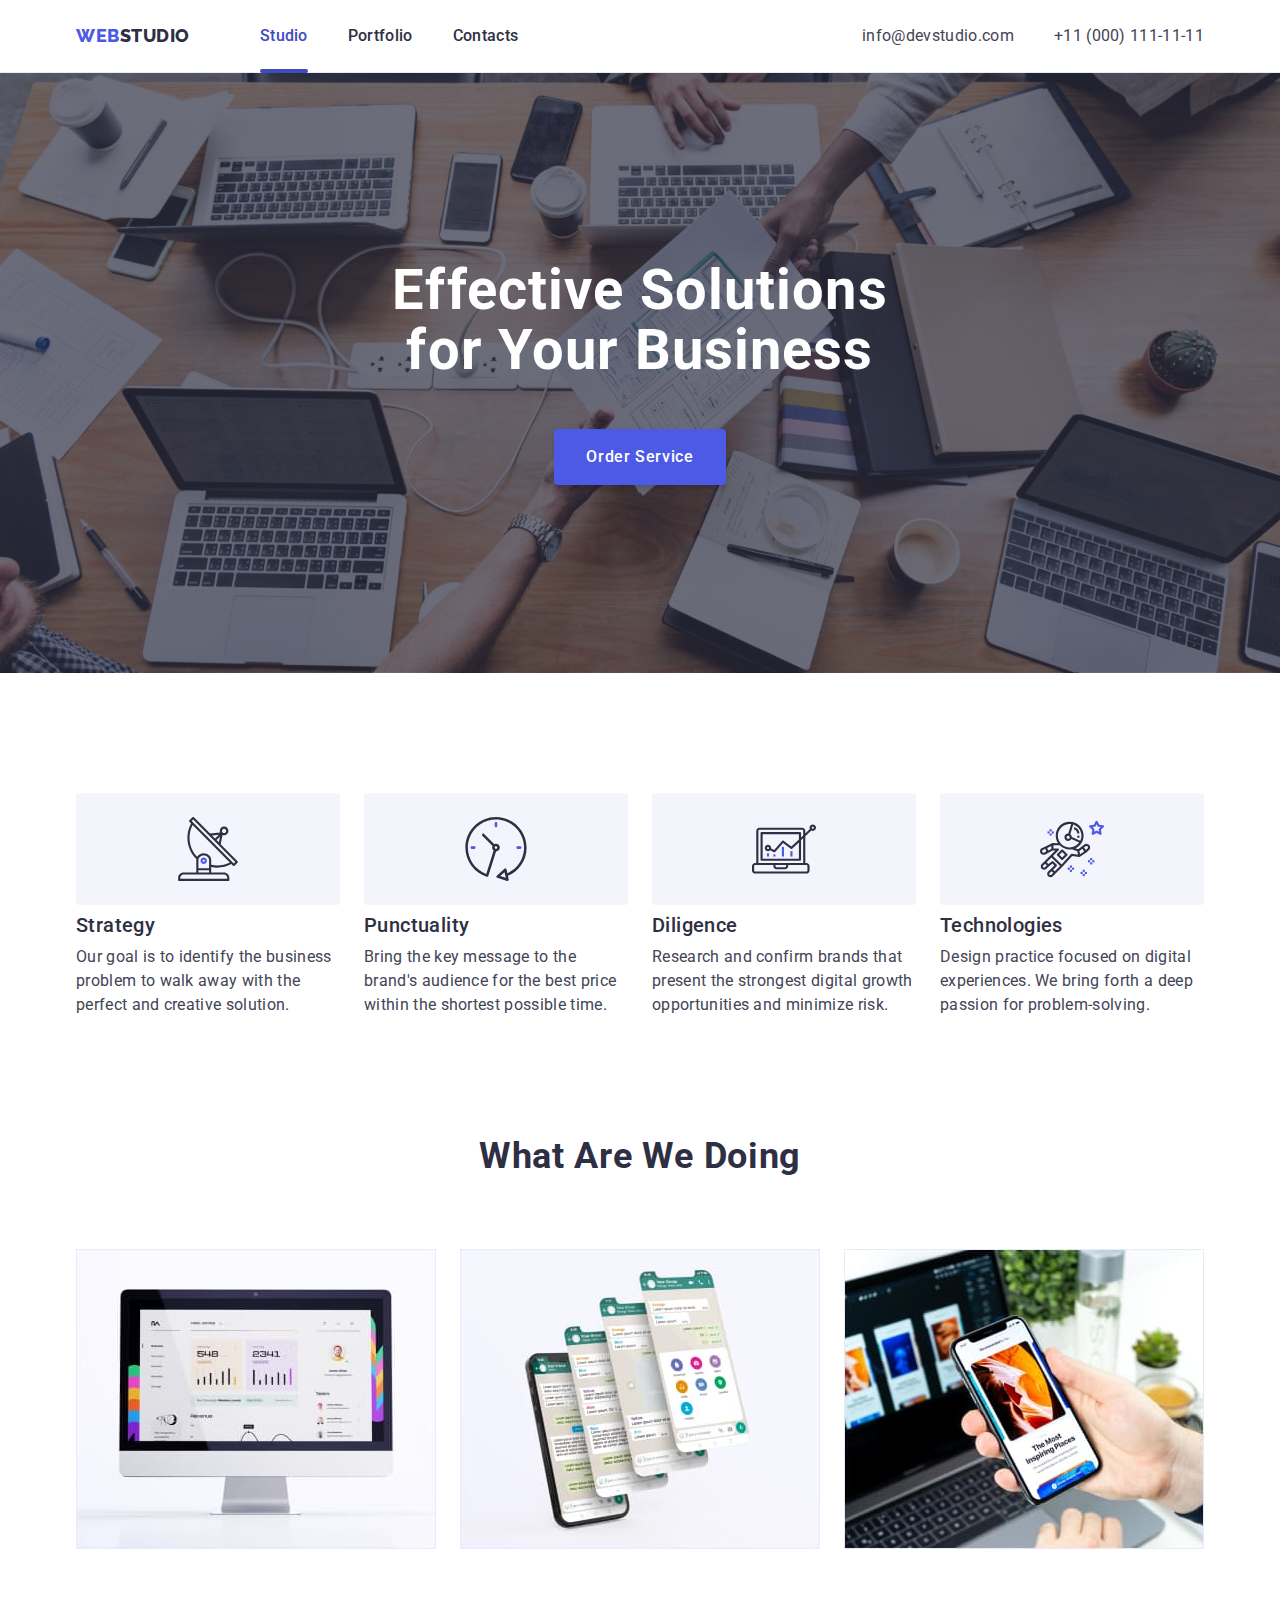
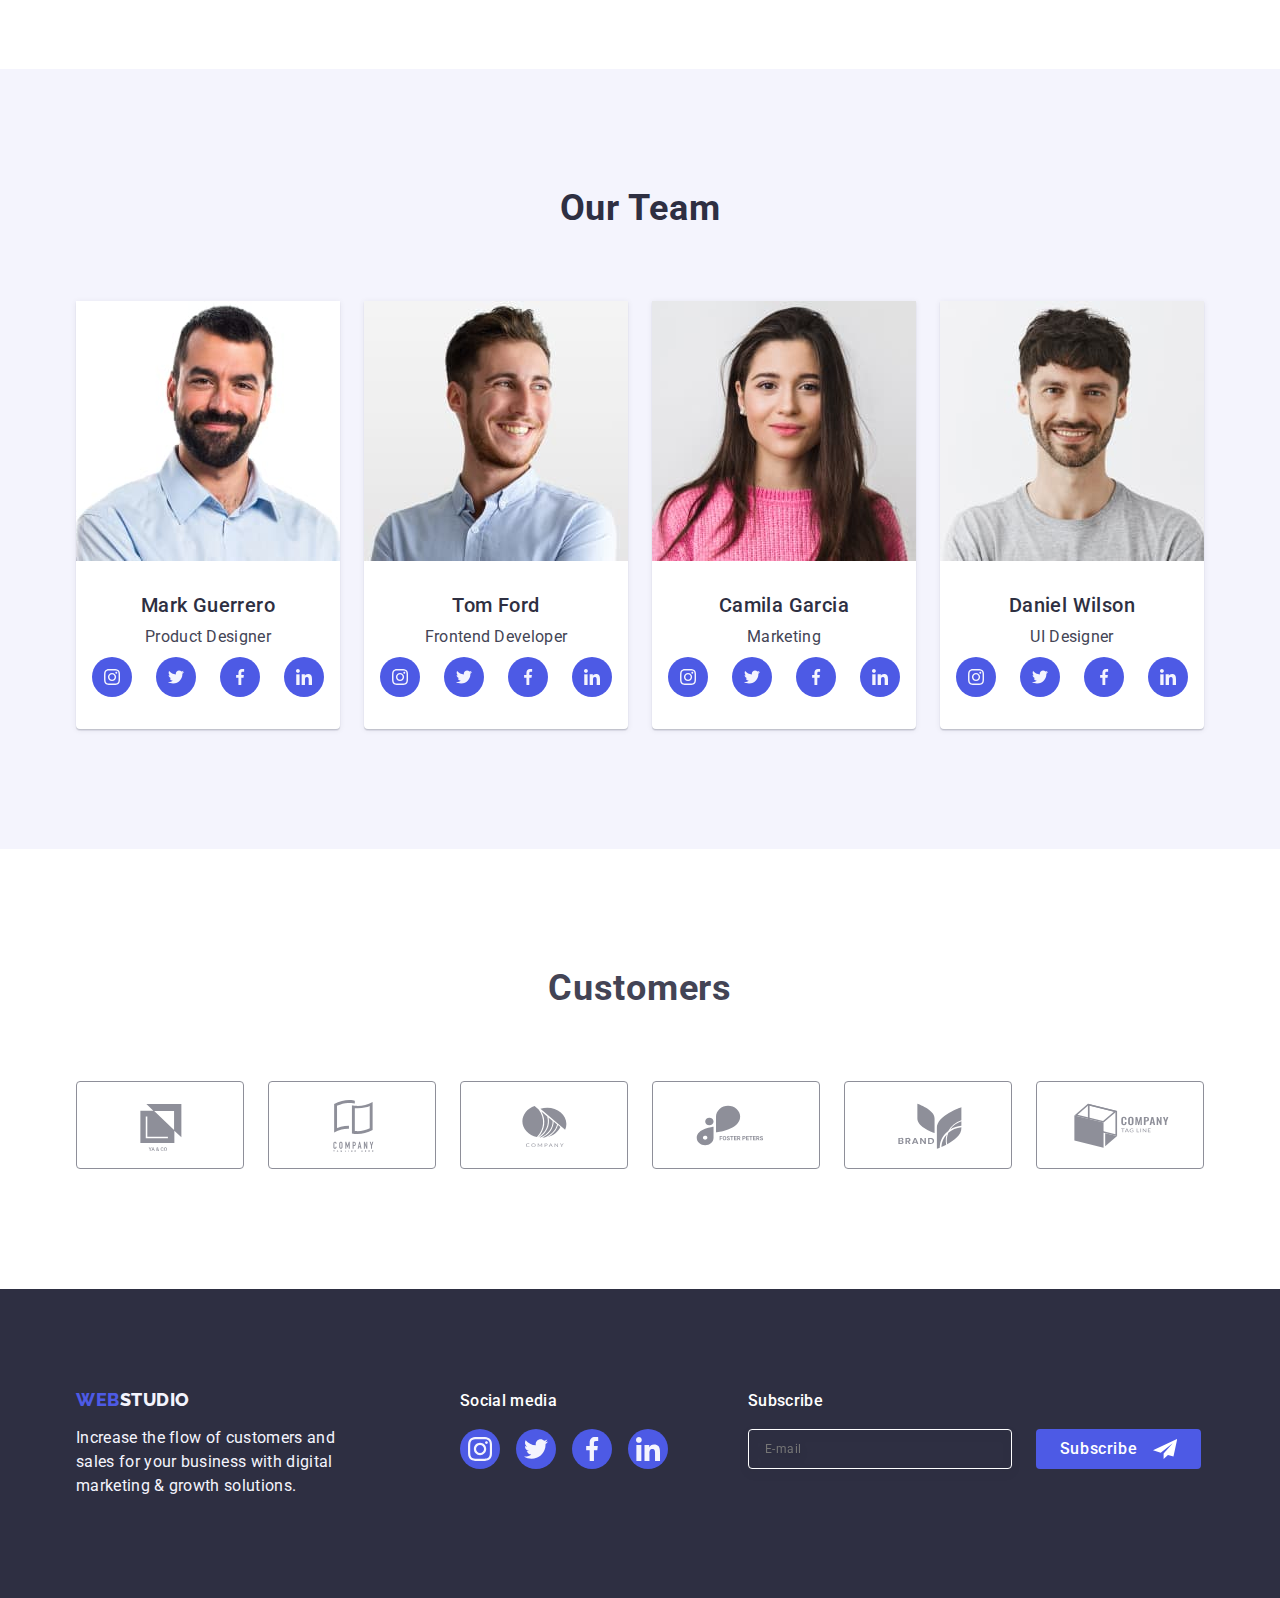
<file: index.html>
<!DOCTYPE html>
<html lang="en">

<head>
    <meta charset="UTF-8" />
    <meta http-equiv="X-UA-Compatible" content="IE=edge" />
    <meta name="viewport" content="width=device-width, initial-scale=1.0" />
    <title>Document</title>
    <link rel="preconnect" href="https://fonts.googleapis.com" />
    <link rel="preconnect" href="https://fonts.gstatic.com" crossorigin />
    <link
        href="https://fonts.googleapis.com/css2?family=Raleway:wght@800&family=Roboto:wght@400;500;700;900&display=swap"
        rel="stylesheet" />
    <link rel="stylesheet"
        href="https://cdnjs.cloudflare.com/ajax/libs/modern-normalize/1.1.0/modern-normalize.min.css" />
    <link rel="stylesheet" href="./css/style.css" />
</head>


<body>
    <header class="page-header">
        <div class="container page-header-container">
            <nav class="navigation-header">
                <a class="logo link" href="./index.html">Web<span class="logo-second-part-dark">Studio</span></a>
                <ul class="navigation list">
                    <li>
                        <a class="navigation-btn link navigation-btn-active" href="./index.html">Studio</a>
                    </li>
                    <li>
                        <a class="navigation-btn link" href="./portfolio.html">Portfolio</a>
                    </li>
                    <li><a class="navigation-btn link" href="">Contacts</a></li>
                </ul>
            </nav>
            <button class="mobile-menu-open-btn js-open-menu" type="button" aria-expanded="false">
                <svg class="open-menu" width="32px" height="22">
                    <use href="./images/icons.svg#icon-menu-open"></use>
                </svg>
            </button>
            <address class="contact-information">
                <ul class="contact list">
                    <li class="contact-email">
                        <a class="email-tel link" href="mailto:info@devstudio.com">
                            info@devstudio.com
                        </a>
                    </li>
                    <li class="contact-tel">
                        <a class="email-tel link" href="tel:+110001111111">
                            +11 (000) 111-11-11
                        </a>
                    </li>
                </ul>
            </address>

        </div>
        <div class="mobile-menu js-menu-container">
            <button type="button" class="modal-close-btn js-close-menu">
                <svg class="modal-close-icon" width="8" height="8">
                    <use href="./images/icons.svg#icon-close-black"></use>
                </svg>
            </button>
            <ul class="navigation-mobile-list list">
                <li class="navigation-mobile-list-item">
                    <a class="navigation-btn-mobile link" href="./index.html">Studio</a>
                </li>
                <li class="navigation-mobile-list-item">
                    <a class="navigation-btn-mobile link" href="./portfolio.html">Portfolio</a>
                </li>
                <li class="navigation-mobile-list-item">
                    <a class="navigation-btn-mobile link" href="">Contacts</a>
                </li>
            </ul>
            <div>
                <ul class="contact-mobile list">
                    <li class="tel-item-mobile">
                        <a class="tel-mobile link" href="tel:+110001111111">
                            +11 (000) 111-11-11
                        </a>
                    </li>
                    <li class="email-item-mobile">
                        <a class="email-mobile link" href="mailto:info@devstudio.com">
                            info@devstudio.com
                        </a>
                    </li>
                </ul>
                <ul class="social-network-list-mobile list">
                    <li class="social-network-list-item-mobile">
                        <a href="" class="social-network-list-link-mobile">
                            <svg class="social-network-list-icon-mobile" width="24" height="24">
                                <use href="./images/icons.svg#icon-instagram"></use>
                            </svg>
                        </a>
                    </li>
                    <li class="social-network-list-item-mobile">
                        <a href="" class="social-network-list-link-mobile">
                            <svg class="social-network-list-icon-mobile" width="24" height="24">
                                <use href="./images/icons.svg#icon-twitter"></use>
                            </svg>
                        </a>
                    </li>
                    <li class="social-network-list-item-mobile">
                        <a href="" class="social-network-list-link-mobile">
                            <svg class="social-network-list-icon-mobile" width="24" height="24">
                                <use href="./images/icons.svg#icon-facebook"></use>
                            </svg>
                        </a>
                    </li>
                    <li class="social-network-list-item-mobile">
                        <a href="" class="social-network-list-link-mobile">
                            <svg class="social-network-list-icon-mobile" width="24" height="24">
                                <use href="./images/icons.svg#icon-linkedin"></use>
                            </svg>
                        </a>
                    </li>
                </ul>
            </div>
        </div>
    </header>

    <main class="page-main">
        <section class="hero">
            <div class="container">
                <h1 class="hero-tittle">Effective Solutions for Your Business</h1>
                <button class="hero-btn" type="button" data-modal-open>Order Service</button>
            </div>
        </section>

        <section class="features">
            <div class="container">
                <h2 class="hidden-title" hidden>Goal</h2>
                <ul class="features-list list">
                    <li class="features-list-text">
                        <div class="icon-container">
                            <svg class="icon" width="64" height="64">
                                <use href="./images/icons.svg#icon-antenna"></use>
                            </svg>
                        </div>
                        <h3 class="features-title">Strategy</h3>
                        <p class="features-description">
                            Our goal is to identify the business problem to walk away with
                            the perfect and creative solution.
                        </p>
                    </li>
                    <li class="features-list-text">
                        <div class="icon-container">
                            <svg class="icon" width="64" height="64">
                                <use href="./images/icons.svg#icon-clock"></use>
                            </svg>
                        </div>
                        <h3 class="features-title">Punctuality</h3>
                        <p class="features-description">
                            Bring the key message to the brand's audience for the best price
                            within the shortest possible time.
                        </p>
                    </li>
                    <li class="features-list-text">
                        <div class="icon-container">
                            <svg class="icon" width="64" height="64">
                                <use href="./images/icons.svg#icon-diagram"></use>
                            </svg>
                        </div>
                        <h3 class="features-title">Diligence</h3>
                        <p class="features-description">
                            Research and confirm brands that present the strongest digital
                            growth opportunities and minimize risk.
                        </p>
                    </li>
                    <li class="features-list-text">
                        <div class="icon-container">
                            <svg class="icon" width="64" height="64">
                                <use href="./images/icons.svg#icon-astronaut"></use>
                            </svg>
                        </div>
                        <h3 class="features-title">Technologies</h3>
                        <p class="features-description">
                            Design practice focused on digital experiences. We bring forth a
                            deep passion for problem-solving.
                        </p>
                    </li>
                </ul>
            </div>
        </section>

        <section class="work">
            <div class="container">
                <h2 class="title-work">What are we doing</h2>
                <ul class="work-list list">
                    <li class="section-photo">
                        <img srcset="./images/img-1@2.jpg 2x" class="work-photo" src="./images/img-1.jpg" alt="Web Site"
                            width="360" height="300" />
                    </li>
                    <li class="section-photo">
                        <img srcset="./images/img-2@2.jpg 2x" class="work-photo" src="./images/img-2.jpg" alt="App"
                            width="360" height="300" />
                    </li>
                    <li class="section-photo">
                        <img srcset="./images/img-3@2.jpg 2x" class="work-photo" src="./images/img-3.jpg" alt="Design"
                            width="360" height="300" />
                    </li>
                </ul>
            </div>
        </section>

        <section class="team">
            <div class="container">
                <h2 class="team-title">Our Team</h2>
                <ul class="team-list list">
                    <li class="team-container">
                        <img class="team-photo" src="./images/team-Card-1.jpg" alt="employee-1" width="264"
                            height="260" />
                        <div class="team-info">
                            <h3 class="team-name">Mark Guerrero</h3>
                            <p class="team-position">Product Designer</p>
                            <ul class="social-network-list list">
                                <li class="social-network-list-item">
                                    <a href="" class="social-network-list-link">
                                        <svg class="social-network-list-icon" width="16" height="16">
                                            <use href="./images/icons.svg#icon-instagram"></use>
                                        </svg>
                                    </a>
                                </li>
                                <li class="social-network-list-item">
                                    <a href="" class="social-network-list-link">
                                        <svg class="social-network-list-icon" width="16" height="16">
                                            <use href="./images/icons.svg#icon-twitter"></use>
                                        </svg>
                                    </a>
                                </li>
                                <li class="social-network-list-item">
                                    <a href="" class="social-network-list-link">
                                        <svg class="social-network-list-icon" width="16" height="16">
                                            <use href="./images/icons.svg#icon-facebook"></use>
                                        </svg>
                                    </a>
                                </li>
                                <li class="social-network-list-item">
                                    <a href="" class="social-network-list-link">
                                        <svg class="social-network-list-icon" width="16" height="16">
                                            <use href="./images/icons.svg#icon-linkedin"></use>
                                        </svg>
                                    </a>
                                </li>
                            </ul>
                        </div>
                    </li>
                    <li class="team-container">
                        <img class="team-photo" src="./images/team-Card-2.jpg" alt="employee-2" width="264"
                            height="260" />
                        <div class="team-info">
                            <h3 class="team-name">Tom Ford</h3>
                            <p class="team-position">Frontend Developer</p>
                            <ul class="social-network-list list">
                                <li class="social-network-list-item">
                                    <a href="" class="social-network-list-link">
                                        <svg class="social-network-list-icon" width="16" height="16">
                                            <use href="./images/icons.svg#icon-instagram"></use>
                                        </svg>
                                    </a>
                                </li>
                                <li class="social-network-list-item">
                                    <a href="" class="social-network-list-link">
                                        <svg class="social-network-list-icon" width="16" height="16">
                                            <use href="./images/icons.svg#icon-twitter"></use>
                                        </svg>
                                    </a>
                                </li>
                                <li class="social-network-list-item">
                                    <a href="" class="social-network-list-link">
                                        <svg class="social-network-list-icon" width="16" height="16">
                                            <use href="./images/icons.svg#icon-facebook"></use>
                                        </svg>
                                    </a>
                                </li>
                                <li class="social-network-list-item">
                                    <a href="" class="social-network-list-link">
                                        <svg class="social-network-list-icon" width="16" height="16">
                                            <use href="./images/icons.svg#icon-linkedin"></use>
                                        </svg>
                                    </a>
                                </li>
                            </ul>
                        </div>
                    </li>
                    <li class="team-container">
                        <img class="team-photo" src="./images/team-Card-3.jpg" alt="employee-3" width="264"
                            height="260" />
                        <div class="team-info">
                            <h3 class="team-name">Camila Garcia</h3>
                            <p class="team-position">Marketing</p>
                            <ul class="social-network-list list">
                                <li class="social-network-list-item">
                                    <a href="" class="social-network-list-link">
                                        <svg class="social-network-list-icon" width="16" height="16">
                                            <use href="./images/icons.svg#icon-instagram"></use>
                                        </svg>
                                    </a>
                                </li>
                                <li class="social-network-list-item">
                                    <a href="" class="social-network-list-link">
                                        <svg class="social-network-list-icon" width="16" height="16">
                                            <use href="./images/icons.svg#icon-twitter"></use>
                                        </svg>
                                    </a>
                                </li>
                                <li class="social-network-list-item">
                                    <a href="" class="social-network-list-link">
                                        <svg class="social-network-list-icon" width="16" height="16">
                                            <use href="./images/icons.svg#icon-facebook"></use>
                                        </svg>
                                    </a>
                                </li>
                                <li class="social-network-list-item">
                                    <a href="" class="social-network-list-link">
                                        <svg class="social-network-list-icon" width="16" height="16">
                                            <use href="./images/icons.svg#icon-linkedin"></use>
                                        </svg>
                                    </a>
                                </li>
                            </ul>
                        </div>
                    </li>
                    <li class="team-container">
                        <img class="team-photo" src="./images/team-Card-4.jpg" alt="employee-4" width="264"
                            height="260" />
                        <div class="team-info">
                            <h3 class="team-name">Daniel Wilson</h3>
                            <p class="team-position">UI Designer</p>
                            <ul class="social-network-list list">
                                <li class="social-network-list-item">
                                    <a href="" class="social-network-list-link">
                                        <svg class="social-network-list-icon" width="16" height="16">
                                            <use href="./images/icons.svg#icon-instagram"></use>
                                        </svg>
                                    </a>
                                </li>
                                <li class="social-network-list-item">
                                    <a href="" class="social-network-list-link">
                                        <svg class="social-network-list-icon" width="16" height="16">
                                            <use href="./images/icons.svg#icon-twitter"></use>
                                        </svg>
                                    </a>
                                </li>
                                <li class="social-network-list-item">
                                    <a href="" class="social-network-list-link">
                                        <svg class="social-network-list-icon" width="16" height="16">
                                            <use href="./images/icons.svg#icon-facebook"></use>
                                        </svg>
                                    </a>
                                </li>
                                <li class="social-network-list-item">
                                    <a href="" class="social-network-list-link">
                                        <svg class="social-network-list-icon" width="16" height="16">
                                            <use href="./images/icons.svg#icon-linkedin"></use>
                                        </svg>
                                    </a>
                                </li>
                            </ul>
                        </div>
                    </li>
                </ul>
            </div>
        </section>

        <section class="customers">
            <div class="container">
                <h2 class="customers-title">Customers</h2>
                <ul class="customers-list list">
                    <li class="customers-item">
                        <a class="customers-link" href="">
                            <svg class="customers-icon" width="104" height="56">
                                <use href="./images/icons.svg#icon-logo-1"></use>
                            </svg>
                        </a>
                    </li>
                    <li class="customers-item">
                        <a class="customers-link" href="">
                            <svg class="customers-icon" width="104" height="56">
                                <use href="./images/icons.svg#icon-logo-2"></use>
                            </svg>
                        </a>
                    </li>
                    <li class="customers-item">
                        <a class="customers-link" href="">
                            <svg class="customers-icon" width="104" height="56">
                                <use href="./images/icons.svg#icon-logo-3"></use>
                            </svg>
                        </a>
                    </li>
                    <li class="customers-item">
                        <a class="customers-link" href="">
                            <svg class="customers-icon" width="104" height="56">
                                <use href="./images/icons.svg#icon-logo-4"></use>
                            </svg>
                        </a>
                    </li>
                    <li class="customers-item">
                        <a class="customers-link" href="">
                            <svg class="customers-icon" width="104" height="56">
                                <use href="./images/icons.svg#icon-logo-5"></use>
                            </svg>
                        </a>
                    </li>
                    <li class="customers-item">
                        <a class="customers-link" href="">
                            <svg class="customers-icon" width="104" height="56">
                                <use href="./images/icons.svg#icon-logo-6"></use>
                            </svg>
                        </a>
                    </li>
                </ul>
            </div>
        </section>
    </main>

    <footer class="page-footer">
        <div class="container footer-container">
            <div class="logo-footer-container">
                <a class="logo logo-footer link" href="./index.html">Web<span
                        class="logo-second-part-light">Studio</span></a>
                <p class="footer-text">
                    Increase the flow of customers and sales for your business with
                    digital marketing & growth solutions.
                </p>
            </div>
            <div class="social-network">
                <p class="social-network-title">Social media</p>
                <ul class="social-network-list-footer list">
                    <li class="social-network-list-item-footer">
                        <a href="" class="social-network-list-link-footer">
                            <svg class="social-network-list-icon-footer" width="24" height="24">
                                <use href="./images/icons.svg#icon-instagram"></use>
                            </svg>
                        </a>
                    </li>
                    <li class="social-network-list-item-footer">
                        <a href="" class="social-network-list-link-footer">
                            <svg class="social-network-list-icon-footer" width="24" height="24">
                                <use href="./images/icons.svg#icon-twitter"></use>
                            </svg>
                        </a>
                    </li>
                    <li class="social-network-list-item-footer">
                        <a href="" class="social-network-list-link-footer">
                            <svg class="social-network-list-icon-footer" width="24" height="24">
                                <use href="./images/icons.svg#icon-facebook"></use>
                            </svg>
                        </a>
                    </li>
                    <li class="social-network-list-item-footer">
                        <a href="" class="social-network-list-link-footer">
                            <svg class="social-network-list-icon-footer" width="24" height="24">
                                <use href="./images/icons.svg#icon-linkedin"></use>
                            </svg>
                        </a>
                    </li>
                </ul>
            </div>

            <div class="subscribe-container">
                <p class="subscribe-title">Subscribe</p>
                <form class="subscribe-form">
                    <label class="subscribe-field">
                        <input class="subscribe-input" type="email" name="email" placeholder="E-mail" />
                    </label>
                    <button class="subscribe-btn" type="submit">Subscribe
                        <svg class="subscribe-icon" width="24" height="24">
                            <use href="./images/icons.svg#icon-plane"></use>
                        </svg>
                    </button>
                </form>
            </div>
        </div>
    </footer>

    <div class="backdrop is-hidden" data-modal>
        <div class="modal">
            <button type="button" class="modal-close-btn" data-modal-close>
                <svg class="modal-close-icon" width="8" height="8">
                    <use href="./images/icons.svg#icon-close-black"></use>
                </svg>
            </button>
            <p class="modal-title">Leave your contacts and we will call you back</p>
            <form class="modal-form">
                <div class="modal-form-container">
                    <label class="modal-field" for="user-name"> Name </label>
                    <div class="modal-icon-container">
                        <input class="modal-input" type="text" name="user-name" id="user-name"
                            pattern="[a-zA-zа-яА-ЯіІїЇєЄ']+">
                        <svg class="modal-icon" width="18" height="24">
                            <use href="./images/icons.svg#icon-name"></use>
                        </svg>
                    </div>
                </div>

                <div class="modal-form-container">
                    <label class="modal-field" for="user-tel"> Phone </label>
                    <div class="modal-icon-container">
                        <input class="modal-input" type="tel" name="user-tel" id="user-tel">
                        <svg class="modal-icon" width="18" height="24">
                            <use href="./images/icons.svg#icon-phone"></use>
                        </svg>
                    </div>
                </div>

                <div class="modal-form-container">
                    <label class="modal-field" for="user-email"> Email </label>
                    <div class="modal-icon-container">
                        <input class="modal-input" type="tel" name="user-email" id="user-email">
                        <svg class="modal-icon" width="18" height="24">
                            <use href="./images/icons.svg#icon-email"></use>
                        </svg>
                    </div>
                </div>

                <div class="modal-form-container-textarea">
                    <label class="modal-field" for="user-comment"> Comment </label>
                    <textarea class="modal-message" name="user-comment" id="user-comment"
                        placeholder="Text input"></textarea>
                </div>
                <div class="modal-form-container-checkbox">
                    <input class="visually-hidden" type="checkbox" id="user-privacy" value="true" name="user-privacy"
                        required>
                    <label class="modal-checkbox-accept" for="user-privacy">
                        <span class="checkbox-icon-container">
                            <svg class="own-checkbox" width="10" height="8">
                                <use class="checkbox-icon" href="./images/icons.svg#icon-vector"></use>
                            </svg>
                        </span>
                        I accept the terms and conditions of the <a class="privacy-policy-link" href="">Privacy
                            Policy</a>
                    </label>
                </div>
                <button class="modal-btn" type="submit">Send</button>
            </form>
        </div>
    </div>

    <script src="./js/mobile-menu.js"></script>
    <script src="./js/modal.js"></script>
</body>

</html>
</file>
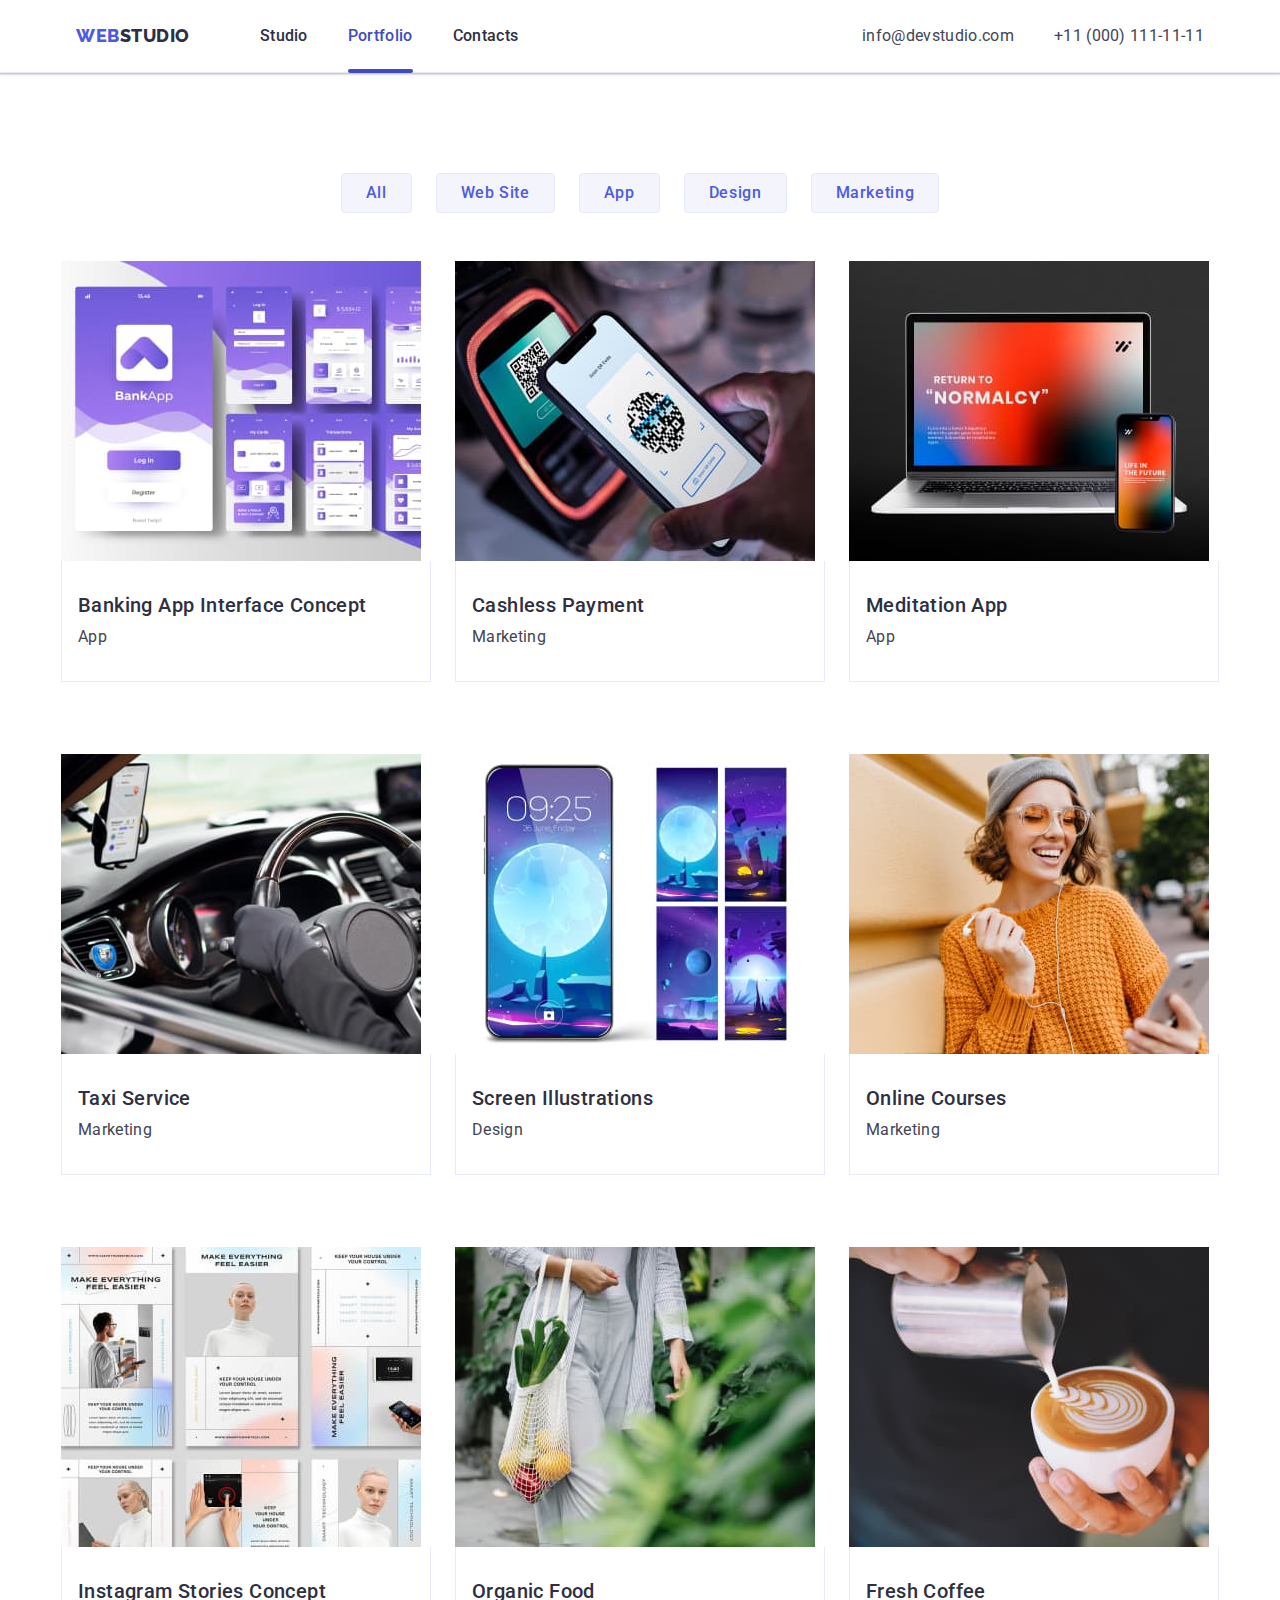
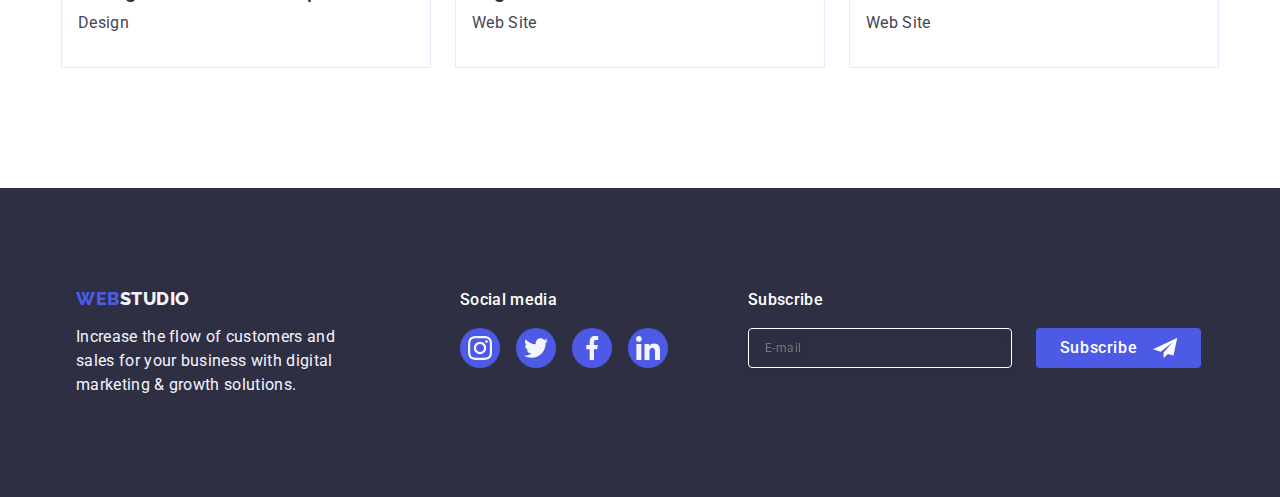
<file: portfolio.html>
<!DOCTYPE html>
<html lang="en">

<head>
    <meta charset="UTF-8">
    <meta http-equiv="X-UA-Compatible" content="IE=edge">
    <meta name="viewport" content="width=device-width, initial-scale=1.0">
    <title>Portfolio</title>
    <link rel="preconnect" href="https://fonts.googleapis.com" />
    <link rel="preconnect" href="https://fonts.gstatic.com" crossorigin />
    <link
        href="https://fonts.googleapis.com/css2?family=Raleway:wght@800&family=Roboto:wght@400;500;700;900&display=swap"
        rel="stylesheet" />
    <link rel="stylesheet"
        href="https://cdnjs.cloudflare.com/ajax/libs/modern-normalize/1.1.0/modern-normalize.min.css">
    <link rel="stylesheet" href="./css/style.css">
</head>

<body>
    <header class="page-header">
        <div class="container page-header-container">
            <nav class="navigation-header">
                <a class="logo link" href="./index.html">Web<span class="logo-second-part-dark">Studio</span></a>
                <ul class="navigation list">
                    <li>
                        <a class="navigation-btn link" href="./index.html">Studio</a>
                    </li>
                    <li>
                        <a class="navigation-btn link navigation-btn-active" href="./portfolio.html">Portfolio</a>
                    </li>
                    <li><a class="navigation-btn link" href="">Contacts</a></li>
                </ul>
            </nav>
            <button class="mobile-menu-open-btn js-open-menu" type="button" aria-expanded="false">
                <svg class="open-menu" width="32px" height="22">
                    <use href="./images/icons.svg#icon-menu-open"></use>
                </svg>
            </button>
            <address class="contact-information">
                <ul class="contact list">
                    <li class="contact-email">
                        <a class="email-tel link" href="mailto:info@devstudio.com">
                            info@devstudio.com
                        </a>
                    </li>
                    <li class="contact-tel">
                        <a class="email-tel link" href="tel:+110001111111">
                            +11 (000) 111-11-11
                        </a>
                    </li>
                </ul>
            </address>

        </div>
        <div class="mobile-menu js-menu-container">
            <button type="button" class="modal-close-btn js-close-menu">
                <svg class="modal-close-icon" width="8" height="8">
                    <use href="./images/icons.svg#icon-close-black"></use>
                </svg>
            </button>
            <ul class="navigation-mobile-list list">
                <li class="navigation-mobile-list-item">
                    <a class="navigation-btn-mobile link" href="./index.html">Studio</a>
                </li>
                <li class="navigation-mobile-list-item">
                    <a class="navigation-btn-mobile navigation-btn-active-mobile link"
                        href="./portfolio.html">Portfolio</a>
                </li>
                <li class="navigation-mobile-list-item">
                    <a class="navigation-btn-mobile link" href="">Contacts</a>
                </li>
            </ul>
            <div>
                <ul class="contact-mobile list">
                    <li class="tel-item-mobile">
                        <a class="tel-mobile link" href="tel:+110001111111">
                            +11 (000) 111-11-11
                        </a>
                    </li>
                    <li class="email-item-mobile">
                        <a class="email-mobile link" href="mailto:info@devstudio.com">
                            info@devstudio.com
                        </a>
                    </li>
                </ul>
                <ul class="social-network-list-mobile list">
                    <li class="social-network-list-item-mobile">
                        <a href="" class="social-network-list-link-mobile">
                            <svg class="social-network-list-icon-mobile" width="24" height="24">
                                <use href="./images/icons.svg#icon-instagram"></use>
                            </svg>
                        </a>
                    </li>
                    <li class="social-network-list-item-mobile">
                        <a href="" class="social-network-list-link-mobile">
                            <svg class="social-network-list-icon-mobile" width="24" height="24">
                                <use href="./images/icons.svg#icon-twitter"></use>
                            </svg>
                        </a>
                    </li>
                    <li class="social-network-list-item-mobile">
                        <a href="" class="social-network-list-link-mobile">
                            <svg class="social-network-list-icon-mobile" width="24" height="24">
                                <use href="./images/icons.svg#icon-facebook"></use>
                            </svg>
                        </a>
                    </li>
                    <li class="social-network-list-item-mobile">
                        <a href="" class="social-network-list-link-mobile">
                            <svg class="social-network-list-icon-mobile" width="24" height="24">
                                <use href="./images/icons.svg#icon-linkedin"></use>
                            </svg>
                        </a>
                    </li>
                </ul>
            </div>
        </div>
    </header>
    <main>
        <section class="filtr-list-section">
            <div class="container filtr-list-container">
                <h1 hidden class="hidden-title">Hidden buttons</h1>
                <ul class="filtr-list list">
                    <li><button class="filtr-btn" type="button">All</button></li>
                    <li><button class="filtr-btn" type="button">Web Site</button></li>
                    <li><button class="filtr-btn" type="button">App</button></li>
                    <li><button class="filtr-btn" type="button">Design</button></li>
                    <li><button class="filtr-btn" type="button">Marketing</button></li>
                </ul>
                <ul class="filtr list">
                    <li class="filtr-project">
                        <a class="project-link link" href="">
                            <div class="project-list-img-wrapper">
                                <picture>
                                    <source srcset="./images/project-1-pc.jpg 1x,./images/project-1-pc@2.jpg 2x"
                                        media="(min-width: 1158px)">
                                    <source
                                        srcset="./images/project-1-tablet.jpg 1x, ./images/project-1-tablet@2.jpg 2x"
                                        media="(min-width: 768px)">
                                    <source srcset="./images/project-1-tel.jpg 1x, ./images/project-1-tel@2.jpg 2x"
                                        media="(max-width: 768px)">
                                    <img class="project-photo" src="./images/project-1-tel.jpg" alt="Interface" />
                                </picture>
                                <p class="overlay">14 Stylish and User-Friendly App Design Concepts · Task Manager App ·
                                    Calorie Tracker App · Exotic Fruit Ecommerce App ·
                                    Cloud Storage App</p>
                            </div>
                            <div class="project-info">
                                <h2 class="project-name"> Banking App Interface Concept </h2>
                                <p class="project-type">App</p>
                            </div>
                        </a>
                    </li>
                    <li class="filtr-project">
                        <a class="project-link link" href="">
                            <div class="project-list-img-wrapper">
                                <picture>
                                    <source srcset="./images/project-2-pc.jpg 1x,./images/project-2-pc@2.jpg 2x"
                                        media="(min-width: 1158px)">
                                    <source
                                        srcset="./images/project-2-tablet.jpg 1x, ./images/project-2-tablet@2.jpg 2x"
                                        media="(min-width: 768px)">
                                    <source srcset="./images/project-2-tel.jpg 1x, ./images/project-2-tel@2.jpg 2x"
                                        media="(max-width: 768px)">
                                    <img class="project-photo" src="./images/project-2-tel.jpg" alt="Interface" />
                                </picture>
                                <p class="overlay">14 Stylish and User-Friendly App Design Concepts · Task Manager App ·
                                    Calorie Tracker App · Exotic Fruit Ecommerce App ·
                                    Cloud Storage App</p>
                            </div>
                            <div class="project-info">
                                <h2 class="project-name"> Cashless Payment </h2>
                                <p class="project-type">Marketing</p>
                            </div>
                        </a>
                    </li>
                    <li class="filtr-project">
                        <a class="project-link link" href="">
                            <div class="project-list-img-wrapper">
                                <picture>
                                    <source srcset="./images/project-3-pc.jpg 1x,./images/project-3-pc@2.jpg 2x"
                                        media="(min-width: 1158px)">
                                    <source
                                        srcset="./images/project-3-tablet.jpg 1x, ./images/project-3-tablet@2.jpg 2x"
                                        media="(min-width: 768px)">
                                    <source srcset="./images/project-3-tel.jpg 1x, ./images/project-3-tel@2.jpg 2x"
                                        media="(max-width: 768px)">
                                    <img class="project-photo" src="./images/project-3-tel.jpg" alt="Interface" />
                                </picture>
                                <p class="overlay">14 Stylish and User-Friendly App Design Concepts · Task Manager App ·
                                    Calorie Tracker App · Exotic Fruit Ecommerce App ·
                                    Cloud Storage App</p>
                            </div>
                            <div class="project-info">
                                <h2 class="project-name">Meditation App</h2>
                                <p class="project-type">App</p>
                            </div>
                        </a>
                    </li>
                    <li class="filtr-project">
                        <a class="project-link link" href="">
                            <div class="project-list-img-wrapper">
                                <picture>
                                    <source srcset="./images/project-4-pc.jpg 1x,./images/project-4-pc@2.jpg 2x"
                                        media="(min-width: 1158px)">
                                    <source
                                        srcset="./images/project-4-tablet.jpg 1x, ./images/project-4-tablet@2.jpg 2x"
                                        media="(min-width: 768px)">
                                    <source srcset="./images/project-4-tel.jpg 1x, ./images/project-4-tel@2.jpg 2x"
                                        media="(max-width: 768px)">
                                    <img class="project-photo" src="./images/project-4-tel.jpg" alt="Interface" />
                                </picture>
                                <p class="overlay">14 Stylish and User-Friendly App Design Concepts · Task Manager App ·
                                    Calorie Tracker App · Exotic Fruit Ecommerce App ·
                                    Cloud Storage App</p>
                            </div>
                            <div class="project-info">
                                <h2 class="project-name">Taxi Service</h2>
                                <p class="project-type">Marketing</p>
                            </div>
                        </a>
                    </li>
                    <li class="filtr-project">
                        <a class="project-link link" href="">
                            <div class="project-list-img-wrapper">
                                <picture>
                                    <source srcset="./images/project-5-pc.jpg 1x,./images/project-5-pc@2.jpg 2x"
                                        media="(min-width: 1158px)">
                                    <source
                                        srcset="./images/project-5-tablet.jpg 1x, ./images/project-5-tablet@2.jpg 2x"
                                        media="(min-width: 768px)">
                                    <source srcset="./images/project-5-tel.jpg 1x, ./images/project-5-tel@2.jpg 2x"
                                        media="(max-width: 768px)">
                                    <img class="project-photo" src="./images/project-5-tel.jpg" alt="Interface" />
                                </picture>
                                <p class="overlay">14 Stylish and User-Friendly App Design Concepts · Task Manager App ·
                                    Calorie Tracker App · Exotic Fruit Ecommerce App ·
                                    Cloud Storage App</p>
                            </div>
                            <div class="project-info">
                                <h2 class="project-name">Screen Illustrations</h2>
                                <p class="project-type">Design</p>
                            </div>
                        </a>
                    </li>
                    <li class="filtr-project">
                        <a class="project-link link" href="">
                            <div class="project-list-img-wrapper">
                                <picture>
                                    <source srcset="./images/project-6-pc.jpg 1x,./images/project-6-pc@2.jpg 2x"
                                        media="(min-width: 1158px)">
                                    <source
                                        srcset="./images/project-6-tablet.jpg 1x, ./images/project-6-tablet@2.jpg 2x"
                                        media="(min-width: 768px)">
                                    <source srcset="./images/project-6-tel.jpg 1x, ./images/project-6-tel@2.jpg 2x"
                                        media="(max-width: 768px)">
                                    <img class="project-photo" src="./images/project-6-tel.jpg" alt="Interface" />
                                </picture>
                                <p class="overlay">14 Stylish and User-Friendly App Design Concepts · Task Manager App ·
                                    Calorie Tracker App · Exotic Fruit Ecommerce App ·
                                    Cloud Storage App</p>
                            </div>
                            <div class="project-info">
                                <h2 class="project-name">Online Courses</h2>
                                <p class="project-type">Marketing</p>
                            </div>
                        </a>
                    </li>
                    <li class="filtr-project">
                        <a class="project-link link" href="">
                            <div class="project-list-img-wrapper">
                                <picture>
                                    <source srcset="./images/project-7-pc.jpg 1x,./images/project-7-pc@2.jpg 2x"
                                        media="(min-width: 1158px)">
                                    <source
                                        srcset="./images/project-7-tablet.jpg 1x, ./images/project-7-tablet@2.jpg 2x"
                                        media="(min-width: 768px)">
                                    <source srcset="./images/project-7-tel.jpg 1x, ./images/project-7-tel@2.jpg 2x"
                                        media="(max-width: 768px)">
                                    <img class="project-photo" src="./images/project-7-tel.jpg" alt="Interface" />
                                </picture>
                                <p class="overlay">14 Stylish and User-Friendly App Design Concepts · Task Manager App ·
                                    Calorie Tracker App · Exotic Fruit Ecommerce App ·
                                    Cloud Storage App</p>
                            </div>
                            <div class="project-info">
                                <h2 class="project-name">Instagram Stories Concept</h2>
                                <p class="project-type">Design</p>
                            </div>
                        </a>
                    </li>
                    <li class="filtr-project">
                        <a class="project-link link" href="">
                            <div class="project-list-img-wrapper">
                                <picture>
                                    <source srcset="./images/project-8-pc.jpg 1x,./images/project-8-pc@2.jpg 2x"
                                        media="(min-width: 1158px)">
                                    <source
                                        srcset="./images/project-8-tablet.jpg 1x, ./images/project-8-tablet@2.jpg 2x"
                                        media="(min-width: 768px)">
                                    <source srcset="./images/project-8-tel.jpg 1x, ./images/project-8-tel@2.jpg 2x"
                                        media="(max-width: 768px)">
                                    <img class="project-photo" src="./images/project-8-tel.jpg" alt="Interface" />
                                </picture>
                                <p class="overlay">14 Stylish and User-Friendly App Design Concepts · Task Manager App ·
                                    Calorie Tracker App · Exotic Fruit Ecommerce App ·
                                    Cloud Storage App</p>
                            </div>
                            <div class="project-info">
                                <h2 class="project-name">Organic Food</h2>
                                <p class="project-type">Web Site</p>
                            </div>
                        </a>
                    </li>
                    <li class="filtr-project">
                        <a class="project-link link" href="">
                            <div class="project-list-img-wrapper">
                                <picture>
                                    <source srcset="./images/project-9-pc.jpg 1x,./images/project-9-pc@2.jpg 2x"
                                        media="(min-width: 1158px)">
                                    <source
                                        srcset="./images/project-9-tablet.jpg 1x, ./images/project-9-tablet@2.jpg 2x"
                                        media="(min-width: 768px)">
                                    <source srcset="./images/project-9-tel.jpg 1x, ./images/project-9-tel@2.jpg 2x"
                                        media="(max-width: 768px)">
                                    <img class="project-photo" src="./images/project-9-tel.jpg" alt="Interface" />
                                </picture>
                                <p class="overlay">14 Stylish and User-Friendly App Design Concepts · Task Manager App ·
                                    Calorie Tracker App · Exotic Fruit Ecommerce App ·
                                    Cloud Storage App</p>
                            </div>
                            <div class="project-info">
                                <h2 class="project-name">Fresh Coffee</h2>
                                <p class="project-type">Web Site</p>
                            </div>
                        </a>
                    </li>
                </ul>
            </div>

        </section>
    </main>


    <footer class="page-footer">
        <div class="container footer-container">
            <div class="logo-footer-container">
                <a class="logo logo-footer link" href="./index.html">Web<span
                        class="logo-second-part-light">Studio</span></a>
                <p class="footer-text">
                    Increase the flow of customers and sales for your business with
                    digital marketing & growth solutions.
                </p>
            </div>
            <div class="social-network">
                <p class="social-network-title">Social media</p>
                <ul class="social-network-list-footer list">
                    <li class="social-network-list-item-footer">
                        <a href="" class="social-network-list-link-footer">
                            <svg class="social-network-list-icon-footer" width="24" height="24">
                                <use href="./images/icons.svg#icon-instagram"></use>
                            </svg>
                        </a>
                    </li>
                    <li class="social-network-list-item-footer">
                        <a href="" class="social-network-list-link-footer">
                            <svg class="social-network-list-icon-footer" width="24" height="24">
                                <use href="./images/icons.svg#icon-twitter"></use>
                            </svg>
                        </a>
                    </li>
                    <li class="social-network-list-item-footer">
                        <a href="" class="social-network-list-link-footer">
                            <svg class="social-network-list-icon-footer" width="24" height="24">
                                <use href="./images/icons.svg#icon-facebook"></use>
                            </svg>
                        </a>
                    </li>
                    <li class="social-network-list-item-footer">
                        <a href="" class="social-network-list-link-footer">
                            <svg class="social-network-list-icon-footer" width="24" height="24">
                                <use href="./images/icons.svg#icon-linkedin"></use>
                            </svg>
                        </a>
                    </li>
                </ul>
            </div>

            <div class="subscribe-container">
                <p class="subscribe-title">Subscribe</p>
                <form class="subscribe-form">
                    <label class="subscribe-field">
                        <input class="subscribe-input" type="email" name="email" placeholder="E-mail" />
                    </label>
                    <button class="subscribe-btn" type="submit">Subscribe
                        <svg class="subscribe-icon" width="24" height="24">
                            <use href="./images/icons.svg#icon-plane"></use>
                        </svg>
                    </button>
                </form>
            </div>
        </div>
    </footer>

    <script src="./js/mobile-menu.js"></script>
</body>

</html>
</file>
<file: css/style.css>
:root {
  --main-blue-color: #4d5ae5;
  --second-color: #2e2f42;
  --main-color: #434455;
  --light-color: #f4f4fd;
  --accent-color: #404bbf;
  --white-color: #ffffff;
  --main-font: 'Roboto', sans-serif;
  --second-font: 'Raleway', sans-serif;
}

/* =======BASIC SETTING======= */

body {
  font-family: var(--main-font);
  color: var(--main-color);
  background-color: var(--white-color);
}

.link {
  text-decoration: none;
}

.list {
  list-style: none;
}

h1,
h2,
h3,
h4,
p {
  margin-top: 0;
  margin-bottom: 0;
}

ul {
  margin-top: 0;
  margin-bottom: 0;
  padding-left: 0;
}

img {
  display: block;
}


.container {
  width: 100%;
  padding: 0 16px;
  margin-right: auto;
  margin-left: auto;
}

@media screen and (min-width: 428px) {
  .container {
    width: 428px;
  }
}

@media screen and (min-width: 768px) {
  .container {
    width: 768px;
  }
}

@media screen and (min-width: 1158px) {
  .container {
    width: 1158px;
    padding-left: 15px;
    padding-right: 15px;
  }
}

/* =======BASIC SETTING======= */


/* =======HEADER======= */
.page-header {
  border-bottom: 1px solid #e7e9fc;
  box-shadow: 0px 2px 1px rgba(46, 47, 66, 0.08), 0px 1px 1px rgba(46, 47, 66, 0.16), 0px 1px 6px rgba(46, 47, 66, 0.08);
}

.page-header-container {
  display: flex;
  justify-content: space-between;
  align-items: center;
}

.logo {
  font-family: var(--second-font);
  color: var(--main-blue-color);
  font-weight: 800;
  font-size: 18px;
  line-height: 1.17;
  letter-spacing: 0.03em;
  text-transform: uppercase;
}

.logo-second-part-dark {
  color: var(--second-color);
}

.modal-close-btn {
  position: absolute;
  display: flex;
  align-items: center;
  justify-content: center;
  width: 24px;
  height: 24px;
  border: 1px solid rgba(0, 0, 0, 0.1);
  background-color: #E7E9FC;
  border-radius: 50%;
  padding: 0;
  top: 24px;
  right: 24px;
  cursor: pointer;
  transition: background-color 250ms cubic-bezier(0.4, 0, 0.2, 1), border 250ms cubic-bezier(0.4, 0, 0.2, 1);
}

@media screen and (max-width:768px) {
  .page-header {
    padding: 24px 0 22px 0;
  }

  .navigation,
  .contact-information {
    display: none;
  }

  .mobile-menu {
    position: fixed;
    width: 100%;
    height: 100%;
    left: 0;
    top: 0;
    padding-left: 40px;
    background-color: var(--white-color);
    /* opacity: 0;
    visibility: hidden;
    pointer-events: none; */
    display: flex;
    flex-direction: column;
    justify-content: space-between;
    transform: translateX(100%);
    transition: transform 250ms cubic-bezier(0.4, 0, 0.2, 1);
    background-attachment: fixed;
  }

  .mobile-menu.is-open {
    /* opacity: 1;
    visibility: visible;
    pointer-events: auto; */
    transform: translateX(0%);
  }

  .mobile-menu-open-btn {
    border: none;
    background-color: transparent;
    padding: 0;
    line-height: 0;
    width: 32px;
    height: 22px;
    cursor: pointer;
  }

  .navigation-mobile-list {
    margin-top: 80px;
  }

  .navigation-btn-mobile {
    font-weight: 700;
    font-size: 36px;
    line-height: 1.11;
    letter-spacing: 0.02em;
    text-transform: capitalize;
    color: var(--second-color);
  }

  .navigation-btn-mobile:hover,
  .navigation-btn-mobile:focus {
    color: var(--accent-color);
  }

  .navigation-btn-active-mobile {
    color: var(--accent-color);
  }

  .navigation-mobile-list-item:nth-child(-n + 2) {
    margin-bottom: 40px;
  }

  .tel-item-mobile {
    margin-bottom: 40px;
  }

  .tel-mobile {
    font-weight: 700;
    font-size: 36px;
    line-height: 1.11;
    letter-spacing: 0.02em;
    text-transform: capitalize;
    color: var(--main-blue-color);
  }

  .email-item-mobile {
    padding-bottom: 48px;
  }

  .email-mobile {
    font-weight: 500;
    font-size: 20px;
    line-height: 1.2;
    letter-spacing: 0.02em;
    color: var(--main-color);
  }

  .social-network-list-mobile {
    display: flex;
    gap: 54px;
    margin-bottom: 40px;
  }

  .social-network-list-item-mobile {
    width: 40px;
    height: 40px;
  }

  .social-network-list-link-mobile {
    background-color: var(--main-blue-color);
    border-radius: 50%;
    justify-content: center;
    align-items: center;
    display: flex;
    width: 100%;
    height: 100%;
    transition: background-color 250ms cubic-bezier(0.4, 0, 0.2, 1);
  }

  .social-network-list-icon-mobile {
    fill: var(--light-color)
  }
}

@media screen and (max-width:380px) {
  .social-network-list-mobile {
    gap: 15px;
  }
}

@media screen and (min-width: 768px) {
  .page-header {
    padding: 16px 0;
  }

  .navigation-header {
    display: flex;
    align-items: center;
    gap: 70px;
  }

  .navigation {
    display: flex;
    gap: 40px;
  }

  .navigation-btn {
    font-weight: 500;
    font-size: 16px;
    line-height: 1.5;
    letter-spacing: 0.02em;
    color: var(--second-color);
    padding: 24px 0;
    position: relative;
    transition: color 250ms cubic-bezier(0.4, 0, 0.2, 1);
  }

  .navigation-btn:hover,
  .navigation-btn:focus {
    color: var(--accent-color);
  }

  .navigation-btn-active {
    color: var(--accent-color);
  }

  .navigation-btn-active::after {
    display: block;
    content: '';
    width: 100%;
    height: 4px;
    background-color: var(--accent-color);
    border-radius: 2px;
    position: absolute;
    left: 0;
    color: var(--accent-color);
    bottom: -4px;
  }

  .mobile-menu-open-btn,
  .mobile-menu {
    display: none;
  }

  .contact-email {
    margin-bottom: 12px;
  }

  .email-tel {
    display: block;
    font-style: normal;
    font-size: 12px;
    line-height: 1.17;
    letter-spacing: 0.04em;
    color: var(--main-font);
    transition: color 250ms cubic-bezier(0.4, 0, 0.2, 1);
  }

  .email-tel:hover,
  .email-tel:focus {
    color: var(--accent-color);
  }
}

@media screen and (min-width: 1158px) {
  .contact {
    display: flex;
    gap: 40px;
  }

  .contact-email {
    margin-bottom: 0;
  }

  .email-tel {
    font-size: 16px;
    line-height: 24px;
    letter-spacing: 0.02em;
  }

  .page-header {
    padding: 24px 0;
  }
}

/* =======HEADER======= */

/* =======MAIN HERO======= */

.hero {
  background-color: var(--second-color);
  background-repeat: no-repeat;
  background-position: center;
  background-size: cover;
  margin-right: auto;
  margin-left: auto;
}

.hero-tittle {
  font-weight: 700;
  letter-spacing: 0.02em;
  color: var(--white-color);
  text-align: center;
  margin-right: auto;
  margin-left: auto;
}

.hero-btn {
  display: block;
  font-weight: 500;
  font-size: 16px;
  line-height: 1.5;
  letter-spacing: 0.04em;
  color: var(--white-color);
  background-color: var(--main-blue-color);
  font-family: var(--main-font);
  cursor: pointer;
  padding: 16px 32px;
  border-radius: 4px;
  box-shadow: 0px 4px 4px rgba(0, 0, 0, 0.15);
  border: none;
  height: 56px;
  min-width: 169px;
  margin-right: auto;
  margin-left: auto;
  transition: background-color 250ms cubic-bezier(0.4, 0, 0.2, 1);
}

.hero-btn:hover,
.hero-btn:focus {
  background-color: var(--accent-color);
}

@media screen and (max-width:428px) {
  .hero {
    background-image: linear-gradient(rgba(46, 47, 66, 0.7), rgba(46, 47, 66, 0.7)), url(../images/people-office-mobile.jpg);
  }
}

@media screen and (max-width:768px) {
  .hero {
    padding: 112px 0;
  }

  .hero-tittle {
    font-size: 36px;
    line-height: 1.11;
    text-transform: capitalize;
    max-width: 320px;
    margin-bottom: 72px;
  }
}

@media screen and (min-device-pixel-ratio: 2) and (max-width: 428px),
screen and (min-resolution: 192dpi) and (max-width: 428px),
screen and (min-resolution: 2dppx) and (max-width: 428px) {
  .hero {
    background-image: linear-gradient(rgba(46, 47, 66, 0.7), rgba(46, 47, 66, 0.7)), url(../images/people-office-mobile@2x.jpg);
  }
}

@media screen and (min-width:428px) {
  .hero {
    background-image: linear-gradient(rgba(46, 47, 66, 0.7), rgba(46, 47, 66, 0.7)), url(../images/people-office-tablet.jpg);
  }
}

@media screen and (min-width:768px) {
  .hero {
    padding: 112px 0;
  }

  .hero-tittle {
    font-size: 56px;
    line-height: 1.07;
    max-width: 496px;
    margin-bottom: 36px;
  }

}

@media screen and (min-device-pixel-ratio: 2) and (min-width: 428px),
screen and (min-resolution: 192dpi) and (min-width: 428px),
screen and (min-resolution: 2dppx) and (min-width: 428px) {
  .hero {
    background-image: linear-gradient(rgba(46, 47, 66, 0.7), rgba(46, 47, 66, 0.7)), url(../images/people-office-tablet@2x.jpg);
  }
}

@media screen and (min-width:768px) {
  .hero {
    background-image: linear-gradient(rgba(46, 47, 66, 0.7), rgba(46, 47, 66, 0.7)), url(../images/people-office-pc.jpg);
    max-width: 1440px;
  }
}

@media screen and (min-width:1158px) {
  .hero {
    padding: 188px 0;
  }

  .hero-tittle {
    margin-bottom: 48px;
  }
}

@media screen and (min-device-pixel-ratio: 2) and (min-width: 768px),
screen and (min-resolution: 192dpi) and (min-width: 768px),
screen and (min-resolution: 2dppx) and (min-width: 768px) {
  .hero {
    background-image: linear-gradient(rgba(46, 47, 66, 0.7), rgba(46, 47, 66, 0.7)), url(../images/people-office-pc@2x.jpg);
  }
}

/* =======MAIN HERO======= */

/* =======MAIN FEATURES======= */
@media screen and (max-width:768px) {
  .features {
    padding: 96px 0;
  }

  .features-title {
    font-weight: 700;
    font-size: 36px;
    line-height: 1.11;
    text-align: center;
    letter-spacing: 0.02em;
    text-transform: capitalize;
    color: var(--second-color);
    padding-bottom: 8px;
  }

  .features-list-text:nth-child(-n + 3) {
    margin-bottom: 72px;
  }

  .icon-container {
    display: none;
  }

  .features-description {
    font-weight: 500;
    font-size: 16px;
    line-height: 1.5;
    letter-spacing: 0.02em;
    color: var(--main-color);
  }
}

@media screen and (min-width:768px) {
  .features {
    padding: 96px 0;
  }

  .features-list {
    display: flex;
    flex-wrap: wrap;
    gap: 24px;
    row-gap: 72px;
  }

  .features-list-text {
    width: calc((100% - 24px) / 2);
  }

  .icon-container {
    display: none;
  }

  .features-title {
    font-weight: 700;
    font-size: 36px;
    line-height: 1.11;
    letter-spacing: 0.02em;
    text-transform: capitalize;
    color: var(--second-color);
    padding-bottom: 8px;
  }

  .features-description {
    font-weight: 500;
    font-size: 16px;
    line-height: 1.5;
    letter-spacing: 0.02em;
    color: var(--main-color);
  }
}

@media screen and (min-width:1158px) {
  .features {
    padding: 120px 0;
  }

  .features-list {
    flex-wrap: nowrap;
  }

  .icon-container {
    background-color: var(--light-color);
    display: flex;
    justify-content: center;
    align-items: center;
    height: 112px;
    border-radius: 4px;
    margin-bottom: 8px;
  }

  .icon-container {
    display: flex;
  }

  .features-title {
    font-weight: 500;
    font-size: 20px;
    line-height: 1.2;
    text-align: left;
  }

  .features-description {
    font-weight: 400;
    font-size: 16px;
    line-height: 1.5;
    letter-spacing: 0.02em;
    color: var(--main-color);
  }
}

/* =======MAIN FEATURES======= */

/* =======MAIN WORK======= */
@media screen and (max-width:1158px) {
  .work {
    display: none;
  }
}

@media screen and (min-width:1158px) {
  .work {
    padding-bottom: 120px;
  }

  .title-work {
    font-weight: 700;
    font-size: 36px;
    line-height: 1.11;
    text-align: center;
    letter-spacing: 0.02em;
    color: var(--second-color);
    text-transform: capitalize;
    margin-left: auto;
    margin-right: auto;
    margin-bottom: 72px;
  }

  .work-list {
    display: flex;
    gap: 24px;
  }

  .section-photo {
    width: calc((100% - 48px) / 3);
  }

  .work-photo {
    background-color: var(--white-color);
  }
}

/* =======MAIN WORK======= */

/* =======MAIN TEAM======= */
.team {
  background-color: var(--light-color);
}

.team-title {
  font-weight: 700;
  font-size: 36px;
  line-height: 1.11;
  text-align: center;
  letter-spacing: 0.02em;
  text-transform: capitalize;
  color: var(--second-color);
  margin-bottom: 72px;
}

.team-list {
  display: flex;
  align-items: center;
}

.team-container {
  background-color: var(--white-color);
  border-radius: 0px 0px 4px 4px;
  box-shadow: 0px 1px 6px rgba(46, 47, 66, 0.08), 0px 1px 1px rgba(46, 47, 66, 0.16), 0px 2px 1px rgba(46, 47, 66, 0.08);
}

.team-photo {
  margin-bottom: 32px;
  background-color: var(--white-color);
}

.team-name {
  margin-bottom: 8px;
  font-weight: 500;
  font-size: 20px;
  line-height: 1.2;
  text-align: center;
  letter-spacing: 0.02em;
  color: var(--second-color);
}

.team-position {
  margin-bottom: 8px;
  font-weight: 400;
  font-size: 16px;
  line-height: 1.5;
  text-align: center;
  letter-spacing: 0.02em;
  color: var(--main-color);
}

.social-network-list {
  display: flex;
  gap: 24px;
  justify-content: center;
  margin-bottom: 32px;
}

.social-network-list-item {
  width: 40px;
  height: 40px;
}

.social-network-list-link {
  background-color: var(--main-blue-color);
  border-radius: 50%;
  justify-content: center;
  align-items: center;
  display: flex;
  width: 100%;
  height: 100%;
  transition: background-color 250ms cubic-bezier(0.4, 0, 0.2, 1);
}

.social-network-list-link:hover,
.social-network-list-link:focus {
  background-color: var(--accent-color);
}

.social-network-list-icon {
  fill: var(--light-color);
}

@media screen and (max-width:768px) {
  .team {
    padding: 96px 0;
  }

  .team-list {
    flex-direction: column;
  }

  .team-container:nth-child(-n + 3) {
    margin-bottom: 72px;
  }
}

@media screen and (min-width:768px) {
  .team {
    padding: 96px 0;
  }

  .team-list {
    justify-content: center;
    flex-wrap: wrap;
    gap: 64px 24px;
  }
}

@media screen and (min-width:1158px) {
  .team {
    padding: 120px 0;
  }

  .team-container {
    width: calc((100% - 72px) / 4);
  }
}

/* =======MAIN TEAM======= */

/* =======MAIN CUSTOMERS======= */
.customers {
  padding: 96px 0;
}

.customers-title {
  font-weight: 700;
  font-size: 36px;
  line-height: 1.11;
  text-align: center;
  letter-spacing: 0.02em;
  text-transform: capitalize;
  margin-bottom: 72px;
}

.customers-list {
  display: flex;
  justify-content: center;
  align-items: center;
  flex-wrap: wrap;
  margin-right: auto;
  margin-left: auto;
}

.customers-item {
  height: 88px;
}

.customers-item:focus,
.customers-item:hover {
  border-radius: 4px;
}

.customers-link {
  height: 100%;
  width: 100%;
  border-radius: 4px;
  display: flex;
  justify-content: center;
  align-items: center;
  color: #8e8f99;
  border: 1px solid #8E8F99;
  transition: border-color 250ms cubic-bezier(0.4, 0, 0.2, 1), color 250ms cubic-bezier(0.4, 0, 0.2, 1);
}

.customers-link:focus,
.customers-link:hover {
  color: var(--accent-color);
  border-color: var(--accent-color);
}

.customers-icon {
  fill: currentColor;
}

@media screen and (max-width:768px) {
  .customers-list {
    gap: 72px 16px;
  }

  .customers-item {
    width: calc((100% - 16px) / 2);

  }
}

@media screen and (min-width:768px) {
  .customers-list {
    width: 552px;
    gap: 24px;
    margin-left: auto;
    margin-right: auto;
  }

  .customers-item {
    width: calc((100% - 48px) / 3);
  }
}

@media screen and (min-width:1158px) {
  .customers {
    padding: 120px 0;
  }

  .customers-item {
    width: calc((100% - 120px) / 6);
  }

  .customers-list {
    margin: 0;
    width: 1128px;
  }
}

/* =======MAIN CUSTOMERS======= */


/* =======FOOTER======= */

.page-footer {
  padding: 96px 0;
  background-color: var(--second-color);
}

.logo-footer {
  margin-bottom: 16px;
  display: flex;
}

.logo-second-part-light {
  color: var(--light-color);
}

.footer-text {
  font-weight: 400;
  font-size: 16px;
  line-height: 1.5;
  letter-spacing: 0.02em;
  color: var(--light-color);
}

.social-network-title {
  font-weight: 500;
  font-size: 16px;
  line-height: 1.5;
  letter-spacing: 0.02em;
  color: var(--white-color);
  margin-bottom: 16px;
}

.social-network-list-footer {
  justify-content: center;
  gap: 16px;
  display: flex;
}

.social-network-list-item-footer {
  width: 40px;
  height: 40px;
}

.social-network-list-link-footer {
  background-color: var(--main-blue-color);
  border-radius: 50%;
  justify-content: center;
  align-items: center;
  display: flex;
  width: 100%;
  height: 100%;
  transition: background-color 250ms cubic-bezier(0.4, 0, 0.2, 1);
}

.social-network-list-link-footer:focus,
.social-network-list-link-footer:hover {
  background-color: #31d0aa;
}

.social-network-list-icon-footer {
  fill: var(--light-color)
}

.subscribe-title {
  font-weight: 500;
  font-size: 16px;
  line-height: 1.5;
  letter-spacing: 0.02em;
  color: var(--white-color);
  margin-bottom: 16px;
}

.subscribe-input {
  font-weight: 400;
  font-size: 12px;
  line-height: 2;
  letter-spacing: 0.04em;
  color: var(--white-color);
  border: 1px solid #FFFFFF;
  filter: drop-shadow(0px 4px 4px rgba(0, 0, 0, 0.15));
  border-radius: 4px;
  background-color: transparent;
  height: 40px;
  padding-left: 16px;
  outline: transparent;
}

.subscribe-btn {
  margin-left: auto;
  margin-right: auto;
  cursor: pointer;
  font-family: var(--main-font);
  font-weight: 500;
  font-size: 16px;
  line-height: 1.5;
  display: flex;
  align-items: center;
  letter-spacing: 0.04em;
  color: var(--white-color);
  background-color: var(--main-blue-color);
  border-radius: 4px;
  min-width: 165px;
  height: 40px;
  justify-content: center;
  border: none;
  transition: background-color 250ms cubic-bezier(0.4, 0, 0.2, 1);
}

.subscribe-btn:hover,
.subscribe-btn:focus {
  background-color: var(--accent-color);
}

.subscribe-icon {
  margin-left: 16px;
}

@media screen and (max-width:768px) {
  .logo-footer {
    justify-content: center;
  }

  .footer-text {
    max-width: 268px;
    margin-right: auto;
    margin-left: auto;
    margin-bottom: 72px;
  }

  .social-network {
    margin-bottom: 72px;
  }

  .subscribe-title {
    text-align: center;
  }

  .subscribe-input {
    width: 100%;
    margin-bottom: 16px;
  }

  .social-network-title {
    text-align: center;
  }
}

@media screen and (min-width:768px) {
  .footer-container {
    width: 584px;
    display: flex;
    flex-wrap: wrap;
    margin-right: auto;
    margin-bottom: auto;
  }

  .footer-text {
    max-width: 264px;
  }

  .social-network-title {
    margin-bottom: 16px;
  }

  .subscribe-form {
    display: flex;
  }

  .logo-footer-container {
    margin-bottom: 72px;
    margin-right: 24px;
  }


  .subscribe-input {
    width: 264px;
  }

  .subscribe-field {
    width: 264px;
    margin-right: 24px;
  }
}

@media screen and (min-width:1158px) {
  .page-footer {
    padding: 100px 0;
  }

  .footer-container {
    width: 1158px;
  }

  .social-network {
    margin-right: 80px;
  }

  .logo-footer-container {
    margin-right: 120px;
    margin-bottom: 0;
    margin-left: 0;
  }

  .subscribe-container {
    margin-left: 0;
  }
}

/* =======FOOTER======= */

/* =======MODAL======= */

.modal-title {
  font-family: var(--main-font);
  font-weight: 500;
  font-size: 16px;
  line-height: 1.5;
  text-align: center;
  letter-spacing: 0.02em;
  color: var(--second-color);
  margin-bottom: 16px;
}

.modal-field,
.modal-checkbox {
  display: block;
}

.modal-input {
  width: 100%;
  border: 1px solid rgba(46, 47, 66, 0.2);
  border-radius: 4px;
  height: 40px;
  padding-left: 38px;
  background-color: transparent;
  outline: transparent;
  transition: border-color 250ms cubic-bezier(0.4, 0, 0.2, 1);
}

.modal-input:focus {
  border-color: var(--main-blue-color);
}

.modal-input:focus+.modal-icon {
  fill: var(--main-blue-color);
}

.modal-form-container {
  margin-bottom: 8px;
}

.modal-field {
  font-family: var(--main-font);
  font-style: normal;
  font-weight: 400;
  font-size: 12px;
  line-height: 1.17;
  letter-spacing: 0.04em;
  color: #8E8F99;
  display: block;
  margin-bottom: 4px;
}

.modal-form-container-checkbox {
  margin-bottom: 24px;
}

.modal-message {
  width: 100%;
  height: 120px;
  border: 1px solid rgba(46, 47, 66, 0.2);
  border-radius: 4px;
  padding: 8px 16px;
  min-height: 120px;
  font-family: var(--main-font) font-weight: 400;
  font-size: 12px;
  line-height: 1.17;
  letter-spacing: 0.04em;
  color: rgba(46, 47, 66, 0.4);
  background-color: transparent;
  outline: transparent;
  resize: none;
  transition: border-color 250ms cubic-bezier(0.4, 0, 0.2, 1);
}

.modal-message:focus {
  border-color: var(--main-blue-color);
}

.modal-icon-container {
  position: relative;
}

.modal-icon {
  position: absolute;
  left: 16px;
  top: 50%;
  transform: translateY(-50%);
  transition: fill 250ms cubic-bezier(0.4, 0, 0.2, 1);
}

.modal-form-container-textarea {
  margin-bottom: 16px;
}

.modal-checkbox-accept {
  font-family: var(--main-font);
  font-style: normal;
  font-weight: 400;
  font-size: 12px;
  line-height: 1.17;
  letter-spacing: 0.04em;
  color: #8E8F99;
}

.visually-hidden {
  position: absolute;
  appearance: none;
}

.checkbox-icon-container {
  margin-right: 8px;
  width: 16px;
  height: 16px;
  border: 1px solid #2e2f42;
  border-radius: 2px;
  display: inline-flex;
  align-items: center;
  justify-content: center;
  fill: transparent;

}

.privacy-policy-link {
  color: var(--main-blue-color);
}

.modal-btn {
  background: var(--main-blue-color);
  box-shadow: 0px 4px 4px rgba(0, 0, 0, 0.15);
  border-radius: 4px;
  padding: 16px 32px;
  display: block;
  margin-left: auto;
  margin-right: auto;
  min-width: 169px;
  height: 56px;
  font-family: var(--main-font);
  font-weight: 500;
  font-size: 16px;
  line-height: 1.5;
  align-items: center;
  text-align: center;
  letter-spacing: 0.04em;
  color: var(--white-color);
  cursor: pointer;
  border: none;
  transition: background-color 250ms cubic-bezier(0.4, 0, 0.2, 1);
}

.modal-btn:hover,
.modal-btn:focus {
  background-color: var(--accent-color);
}

.visually-hidden:checked+.modal-checkbox-accept>.checkbox-icon-container {
  background-color: var(--accent-color);
  fill: var(--white-color);
  border: none;
  border-color: var(--accent-color);
}

.modal {
  position: absolute;
  top: 50%;
  left: 50%;
  transform: translate(-50%, -50%);
  background-color: #FCFCFC;
  box-shadow: 0px 1px 1px rgba(0, 0, 0, 0.14), 0px 1px 3px rgba(0, 0, 0, 0.12), 0px 2px 1px rgba(0, 0, 0, 0.2);
  border-radius: 4px;
  width: 392px;
  min-height: 584px;
  padding: 72px 24px 24px 24px;
  transition: transform 250ms cubic-bezier(0.4, 0, 0.2, 1);
}

.modal-close-icon {
  transition: fill 250ms cubic-bezier(0.4, 0, 0.2, 1);
}

.modal-close-btn:hover,
.modal-close-btn:focus {
  background-color: var(--accent-color);
  color: var(--white-color);
  border: none;
}

.modal-close-btn:hover .modal-close-icon,
.modal-close-btn:focus .modal-close-icon {
  fill: var(--white-color);
}

.is-hidden {
  visibility: hidden;
  opacity: 0;
  pointer-events: none;
  transition: opacity 250ms cubic-bezier(0.4, 0, 0.2, 1), visibility 250ms cubic-bezier(0.4, 0, 0.2, 1);
}

.backdrop {
  position: fixed;
  top: 0;
  left: 0;
  width: 100%;
  height: 100%;
  background-color: rgba(46, 47, 66, 0.4);
}

@media screen and (max-width:427px) {
  .modal {
    max-width: 320px;
  }
}

@media screen and (min-width:427px) {
  .modal {
    width: 408px;
  }
}

@media screen and (max-height: 610px) {

  .backdrop {
    overflow: scroll;
  }

  .modal {
    transform: translate(-50%, -30%);
  }
}


/* =======MODAL======= */

/* =======PORTFOLIO MAIN======= */

.filtr {
  display: flex;
}

.filtr-list-container {
  padding: 48px 16px;
}

.filtr-list {
  display: flex;
  flex-wrap: wrap;
  gap: 16px 24px;
  padding-bottom: 48px;
}

.filtr-btn {
  color: var(--main-blue-color);
  background-color: var(--light-color);
  font-weight: 500;
  font-size: 16px;
  line-height: 1.5;
  letter-spacing: 0.04em;
  font-family: 'Roboto', sans-serif;
  cursor: pointer;
  padding: 12px 24px;
  border: 1px solid #e7e9fc;
  border-radius: 4px;
  transition: color 250ms cubic-bezier(0.4, 0, 0.2, 1), background-color 250ms cubic-bezier(0.4, 0, 0.2, 1), border-color 250ms cubic-bezier(0.4, 0, 0.2, 1), box-shadow 250ms cubic-bezier(0.4, 0, 0.2, 1);
  height: 40px;
  align-items: center;
  display: flex;
}

.filtr-btn:hover,
.filtr-btn:focus {
  color: var(--white-color);
  background-color: var(--accent-color);
  border-color: transparent;
  box-shadow: 0px 3px 1px rgba(0, 0, 0, 0.1), 0px 2px 1px rgba(0, 0, 0, 0.08), 0px 2px 2px rgba(0, 0, 0, 0.12);
}

.project-info {
  padding: 32px 16px;
  border: 1px solid #e7e9fc;
  border-top: none;

}

.project-name {
  font-weight: 500;
  font-size: 20px;
  line-height: 1.2;
  letter-spacing: 0.02em;
  color: var(--second-color);
  margin-bottom: 8px;
}

.project-type {
  font-weight: 400;
  font-size: 16px;
  line-height: 1.5;
  letter-spacing: 0.02em;
  color: #434455;
}

@media screen and (max-width:768px) {
  .filtr {
    flex-direction: column;
    align-items: flex-start;
    gap: 48px;
  }

  .overlay {
    display: none;
  }

  .project-photo {
    max-width: 396px;
    max-height: 280px;
  }
}

@media screen and (min-width:768px) {
  .filtr-list-container {
    padding: 64px 0 96px 0;
  }

  .filtr {
    flex-wrap: wrap;
    gap: 72px 24px;
    justify-content: flex-start;
  }

  .filtr-list {
    justify-content: center;
  }

  .overlay {
    display: none;
  }

  .filtr-project {
    width: calc((100% - 24px) / 2);
  }
}

@media screen and (min-width:1158px) {
  .filtr-list-container {
    padding: 100px 0 120px 0;
  }

  .page-header-container {
    padding: 100px 0 120 px 0;
  }

  .overlay {
    position: absolute;
    padding: 40px 32px;
    background-color: var(--main-blue-color);
    color: var(--light-color);
    top: 0;
    left: 0;
    height: 100%;
    width: 100%;
    font-weight: 400;
    font-size: 16px;
    line-height: 1.5;
    letter-spacing: 0.02em;
    transform: translate(0px, 100%);
    transition: transform 250ms cubic-bezier(0.4, 0, 0.2, 1);
  }

  .project-link {
    display: block;
    transition: box-shadow 250ms cubic-bezier(0.4, 0, 0.2, 1);
  }

  .project-link:hover,
  .project-link:focus {
    box-shadow: 0px 1px 6px rgba(46, 47, 66, 0.08), 0px 1px 1px rgba(46, 47, 66, 0.16), 0px 2px 1px rgba(46, 47, 66, 0.08);
  }

  .project-link:hover .overlay,
  .project-link:focus .overlay {
    transform: translatey(0%);
  }

  .project-list-img-wrapper {
    position: relative;
    overflow: hidden;
  }

  .filtr-project {
    width: calc((100% - 48px) / 3);
  }
}

@media screen and (max-width:427px) {
  .filtr {
    display: flex;
    align-items: center;
  }

  .project-photo,
  .project-list-img-wrapper {
    max-width: 310px;
  }

  .filtr-list {
    padding-left: 27px;
  }

  .project-name {
    font-size: 17px;
  }
}

/* =======PORTFOLIO MAIN======= */















/* =======HEADER не використані ======= */
/* .page-header>.container {
  display: flex;
  align-items: center;
  justify-content: space-between;
}

.logo-second-part-light {
  color: var(--light-color);
}

.navigation-btn {
  font-weight: 500;
  font-size: 16px;
  line-height: 1.5;
  letter-spacing: 0.02em;
  color: var(--second-color);
  padding: 24px 0;
  position: relative;
  transition: color 250ms cubic-bezier(0.4, 0, 0.2, 1);
}

.navigation-btn:hover,
.navigation-btn:focus {
  color: var(--accent-color);
}

.navigation-btn-active {
  color: var(--accent-color);
}

.navigation-btn-active::after {
  display: block;
  content: '';
  width: 100%;
  height: 4px;
  background-color: var(--accent-color);
  border-radius: 2px;
  position: absolute;
  left: 0;
  bottom: 0;
  color: var(--accent-color);
  bottom: -1px
}

.contact-information {
  display: flex;
  font-style: normal;
}

.social-network {
  margin-right: 80px;
}

.social-network-title {
  font-weight: 500;
  font-size: 16px;
  line-height: 1.5;
  letter-spacing: 0.02em;
  color: var(--white-color);
  margin-bottom: 16px;
} */

/* =======HEADER не використані ======= */

/* =======MAIN 1 SECTION НЕ ВИКОРИСТАНІ ======= */
/* 
.title-work-container {
  display: flex;
}

.features>.container {
  display: flex;
}

.team-info {
  padding: 32px 0;
}


 */

/* =======MAIN STUDIO======= */

/* =======MAIN PORTFOLIO======= */

/* 
.filtr-list {
  padding: 96px 0 120px;
}

.icon-container>svg {
  width: 64px;
  height: 64px;
} */

/* =======MAIN PORTFOLIO======= */

/* =======FOOTER======= */
/* 
.page-footer>.container {
  display: flex;
  align-items: baseline;
}
 */

/* =======FOOTER======= */
</file>
